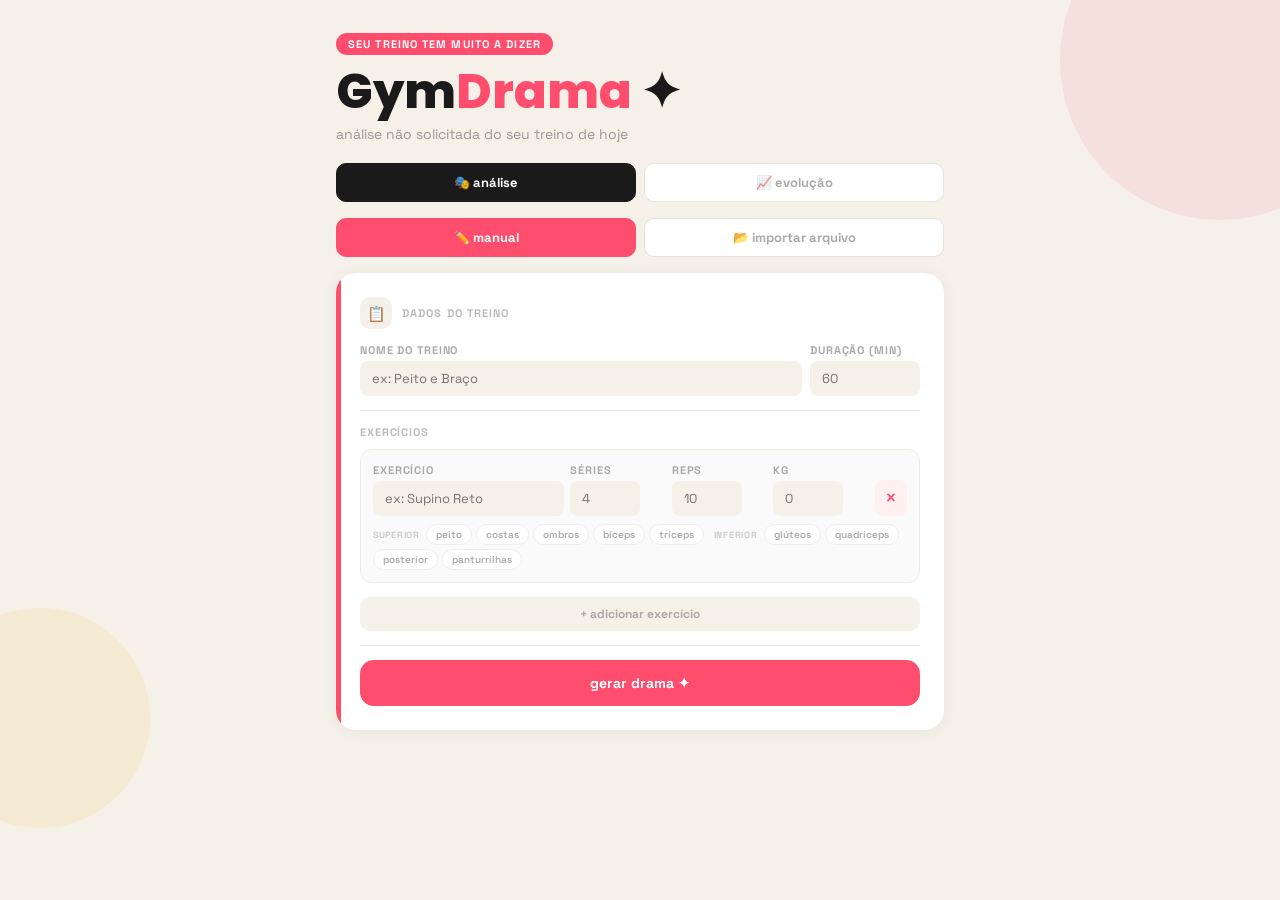
<file: index.html>
<!DOCTYPE html>
<html lang="pt-BR">
  <head>
    <meta charset="UTF-8" />
    <meta name="viewport" content="width=device-width, initial-scale=1.0" />
    <title>GymDrama</title>
    <link rel="stylesheet" href="style.css" />
    <link href="https://fonts.googleapis.com/css2?family=Poppins:wght@800;900&family=Space+Grotesk:wght@400;600;700&display=swap" rel="stylesheet" />
  </head>
  <body>

    <header>
      <div class="badge">seu treino tem muito a dizer</div>
      <h1>Gym<span>Drama</span> ✦</h1>
      <p class="subtitulo">análise não solicitada do seu treino de hoje</p>
    </header>

    <nav class="app-nav">
      <a href="index.html" class="nav-btn active">🎭 análise</a>
      <a href="evolucao.html" class="nav-btn">📈 evolução</a>
    </nav>

    <div class="entrada-tabs">
      <button class="tab-btn active" onclick="trocarTab('manual')">✏️ manual</button>
      <button class="tab-btn" onclick="trocarTab('csv')">📂 importar arquivo</button>
    </div>

    <!-- TAB MANUAL -->
    <section class="card" id="tab-manual">
      <div class="card-header">
        <div class="icone">📋</div>
        <span class="card-titulo">dados do treino</span>
      </div>
      <div class="form-row">
        <div class="form-field">
          <label class="form-label">nome do treino</label>
          <input type="text" id="input-nome" class="form-input" placeholder="ex: Peito e Braço" />
        </div>
        <div class="form-field" style="max-width: 110px">
          <label class="form-label">duração (min)</label>
          <input type="number" id="input-duracao" class="form-input" placeholder="60" />
        </div>
      </div>
      <hr class="form-divider" />
      <div class="form-section-label">exercícios</div>
      <div id="lista-exercicios"></div>
      <button class="btn-add-ex" onclick="adicionarExercicio()">+ adicionar exercício</button>
      <hr class="form-divider" />
      <button class="btn-gerar" onclick="gerarDramaManual()">gerar drama ✦</button>
    </section>

    <!-- TAB CSV -->
    <section class="card" id="tab-csv" style="display:none">
      <div class="card-header">
        <div class="icone">📂</div>
        <span class="card-titulo">importar arquivo</span>
      </div>
      <div class="upload-area" id="upload-area"
        ondragover="event.preventDefault(); this.classList.add('dragover')"
        ondragleave="this.classList.remove('dragover')"
        ondrop="handleDrop(event)"
        onclick="document.getElementById('input-csv').click()">
        <div class="upload-icon">📄</div>
        <div class="upload-texto">arrasta seu arquivo CSV aqui</div>
        <div class="upload-sub">ou clica para selecionar</div>
        <input type="file" id="input-csv" accept=".csv,.json" style="display:none" onchange="handleFileInput(event)" />
      </div>
      <div id="csv-status" class="csv-status" style="display:none"></div>
      <div id="csv-selector" style="display:none">
        <hr class="form-divider" />
        <div class="form-section-label">qual treino analisar?</div>
        <select id="select-treino" class="form-input"></select>
        <button class="btn-gerar" style="margin-top: 12px" onclick="gerarDramaCSV()">gerar drama ✦</button>
      </div>
    </section>

    <!-- RESULTADOS -->
    <section class="card result-card" id="resumo" style="display:none">
      <div class="card-header">
        <div class="icone">📋</div>
        <span class="card-titulo">resumo do treino</span>
      </div>
      <div id="resumo-conteudo"></div>
    </section>

    <section class="card result-card" id="drama" style="display:none">
      <div class="card-header">
        <div class="icone">🎭</div>
        <span class="card-titulo">drama do treino</span>
      </div>
      <p id="drama-texto" class="drama-texto"></p>
    </section>

    <section class="card result-card" id="personagem" style="display:none">
      <div class="card-header">
        <div class="icone">✨</div>
        <span class="card-titulo">personagem do dia</span>
      </div>
      <div id="personagem-conteudo"></div>
    </section>

    <section class="card result-card" id="equivalencias" style="display:none">
      <div class="card-header">
        <div class="icone">⚡</div>
        <span class="card-titulo">equivalências</span>
      </div>
      <ul id="equivalencias-lista"></ul>
    </section>

    <button id="btn-novo" style="display:none" onclick="resetar()" class="btn-outline">
      + analisar outro treino
    </button>

    <div id="btn-exportar-grupo" style="display:none; gap: 10px; margin-bottom: 2rem;">
      <button class="btn-exportar" onclick="exportarHistorico()">↓ baixar JSON</button>
      <button class="btn-exportar" onclick="exportarHistoricoCSV()">↓ baixar CSV</button>
    </div>

    <script src="storage.js"></script>
    <script src="data.js"></script>
    <script src="app.js"></script>
  </body>
</html>
</file>
<file: style.css>
/* === RESET === */
* { box-sizing: border-box; margin: 0; padding: 0; }

body {
  font-family: "Space Grotesk", sans-serif;
  background-color: #f5f0e8;
  color: #1a1a1a;
  padding: 2rem 1rem;
  max-width: 640px;
  margin: 0 auto;
  position: relative;
  overflow-x: hidden;
}

body::before {
  content: "";
  position: fixed;
  width: 320px; height: 320px;
  background: #ff4d6d18;
  border-radius: 50%;
  top: -100px; right: -100px;
  z-index: 0; pointer-events: none;
}

body::after {
  content: "";
  position: fixed;
  width: 220px; height: 220px;
  background: #f5c84222;
  border-radius: 50%;
  bottom: 8%; left: -70px;
  z-index: 0; pointer-events: none;
}

header, section, nav, .entrada-tabs,
#btn-novo, #btn-exportar-grupo,
#sem-dados, #com-dados { position: relative; z-index: 1; }

/* === CABEÇALHO === */
header { margin-bottom: 1.25rem; }

.badge {
  display: inline-block;
  font-size: 11px; font-weight: 700;
  letter-spacing: 0.1em; text-transform: uppercase;
  background: #ff4d6d; color: #fff;
  padding: 4px 12px; border-radius: 20px;
  margin-bottom: 12px;
}

h1 {
  font-family: "Poppins", sans-serif;
  font-size: 48px; font-weight: 800;
  color: #1a1a1a; line-height: 1.05;
}

h1 span { color: #ff4d6d; }
.subtitulo { font-size: 14px; color: #999; margin-top: 8px; }

/* === NAV === */
.app-nav { display: flex; gap: 8px; margin-bottom: 1rem; }

.nav-btn {
  flex: 1; padding: 10px;
  border-radius: 10px;
  font-size: 13px; font-weight: 700;
  text-align: center; text-decoration: none;
  border: 1.5px solid #e8e3da;
  color: #aaa; background: #fff;
  transition: all 0.15s;
}

.nav-btn.active { background: #1a1a1a; color: #fff; border-color: #1a1a1a; }
.nav-btn:hover:not(.active) { background: #f5f0e8; color: #1a1a1a; }

/* === TABS === */
.entrada-tabs { display: flex; gap: 8px; margin-bottom: 1rem; }

.tab-btn {
  flex: 1; padding: 10px;
  border-radius: 10px;
  font-family: "Space Grotesk", sans-serif;
  font-size: 13px; font-weight: 700;
  border: 1.5px solid #e8e3da;
  background: #fff; color: #aaa;
  cursor: pointer; transition: all 0.15s;
}

.tab-btn.active { background: #ff4d6d; color: #fff; border-color: #ff4d6d; }
.tab-btn:hover:not(.active) { background: #f5f0e8; color: #1a1a1a; }

/* === CARDS === */
.card {
  background: #fff;
  border-radius: 20px;
  padding: 1.5rem;
  margin-bottom: 1rem;
  box-shadow: 0 2px 16px rgba(0,0,0,0.05);
  position: relative;
  overflow: hidden;
}

.card::before {
  content: "";
  position: absolute;
  top: 0; left: 0;
  width: 5px; height: 100%;
  border-radius: 20px 0 0 20px;
}

#tab-manual.card::before,
#tab-csv.card::before,
#resumo.card::before,
#drama.card::before,
#stats-gerais.card::before    { background: #ff4d6d; }
#personagem.card::before      { background: #7b8cff; }
#equivalencias.card::before   { background: #00c897; }
#card-frequencia.card::before { background: #ff4d6d; }
#card-grupamento.card::before { background: #7b8cff; }
#card-carga.card::before      { background: #00c897; }
#card-recordes.card::before   { background: #f5c842; }

.empty-state { text-align: center; padding: 2.5rem 1.5rem; }

.card-header { display: flex; align-items: center; gap: 10px; margin-bottom: 14px; }

.icone {
  width: 32px; height: 32px;
  border-radius: 10px;
  background: #f5f0e8;
  display: flex; align-items: center; justify-content: center;
  font-size: 15px;
}

.card-titulo {
  font-size: 11px; font-weight: 700;
  text-transform: uppercase;
  letter-spacing: 0.1em; color: #bbb;
}

/* === RESUMO === */
.resumo-stats { display: flex; gap: 8px; margin-bottom: 16px; }

.stat {
  flex: 1; background: #f5f0e8;
  border-radius: 12px;
  padding: 12px 8px; text-align: center;
}

.stat-numero { font-size: 20px; font-weight: 700; color: #1a1a1a; }
.stat-label  { font-size: 11px; color: #aaa; margin-top: 2px; }

.exercicio-item {
  display: flex; justify-content: space-between; align-items: center;
  padding: 9px 0;
  border-bottom: 1px solid #f0ebe0;
  font-size: 14px;
}

.exercicio-item:last-child { border-bottom: none; }
.exercicio-nome   { color: #1a1a1a; font-weight: 500; }
.exercicio-detalhe { color: #aaa; font-size: 12px; }

.ex-grupo-badge {
  display: inline-block;
  font-size: 10px; font-weight: 600;
  background: #fff0f2; color: #ff4d6d;
  padding: 1px 7px; border-radius: 10px;
  margin-left: 6px; vertical-align: middle;
}

/* === DRAMA === */
.drama-texto { font-size: 15px; line-height: 1.8; color: #444; }
.drama-texto em { font-style: normal; color: #ff4d6d; font-weight: 700; }

/* === PERSONAGEM === */
.char-pill {
  display: inline-block;
  background: #eef0ff; color: #4a5aee;
  font-size: 14px; font-weight: 700;
  padding: 6px 18px; border-radius: 20px;
  margin-bottom: 12px;
}

.char-descricao { font-size: 14px; color: #666; line-height: 1.7; }

/* === EQUIVALÊNCIAS === */
.equivalencias-lista { list-style: none; display: flex; flex-direction: column; gap: 12px; }

.equiv-item {
  display: flex; align-items: flex-start;
  gap: 10px; font-size: 14px; color: #444; line-height: 1.6;
}

.equiv-dot {
  width: 8px; height: 8px;
  border-radius: 50%; background: #00c897;
  margin-top: 5px; flex-shrink: 0;
}

/* === UPLOAD === */
.upload-area {
  border: 2px dashed #e8e3da;
  border-radius: 14px;
  padding: 2rem; text-align: center;
  cursor: pointer; transition: all 0.15s;
  margin-bottom: 12px; background: #fafaf8;
}

.upload-area:hover, .upload-area.dragover { border-color: #ff4d6d; background: #fff8f9; }
.upload-icon  { font-size: 32px; margin-bottom: 8px; }
.upload-texto { font-size: 14px; font-weight: 600; color: #1a1a1a; margin-bottom: 4px; }
.upload-sub   { font-size: 12px; color: #aaa; }

.csv-status {
  padding: 10px 14px; border-radius: 10px;
  font-size: 13px; font-weight: 600; margin-top: 10px;
}

.csv-status.loading { background: #f5f0e8; color: #888; }
.csv-status.sucesso { background: #e8fff4; color: #00875a; }
.csv-status.erro    { background: #fff0f2; color: #cc2244; }

/* === FORMULÁRIO === */
.form-row   { display: flex; gap: 8px; margin-bottom: 10px; }
.form-field { flex: 1; }

.form-label {
  display: block;
  font-size: 11px; font-weight: 700;
  text-transform: uppercase;
  letter-spacing: 0.08em; color: #aaa;
  margin-bottom: 4px;
}

.form-input {
  width: 100%;
  background: #f5f0e8; border: none;
  border-radius: 8px;
  padding: 9px 12px;
  font-family: "Space Grotesk", sans-serif;
  font-size: 13px; color: #1a1a1a; outline: none;
}

.form-input:focus { box-shadow: 0 0 0 2px #ff4d6d44; }
.form-divider { border: none; border-top: 1px solid #f0ebe0; margin: 14px 0; }

.form-section-label {
  font-size: 11px; font-weight: 700;
  text-transform: uppercase;
  letter-spacing: 0.08em; color: #bbb; margin-bottom: 10px;
}

/* === EXERCÍCIO === */
.ex-box {
  background: #fafafa; border-radius: 12px;
  padding: 12px; margin-bottom: 10px;
  border: 1px solid #f0ebe0;
}

.ex-row {
  display: grid;
  grid-template-columns: 2fr 1fr 1fr 1fr 32px;
  gap: 6px; margin-bottom: 8px; align-items: end;
}

.ex-num { max-width: 70px; }

.btn-remover {
  width: 32px; height: 36px;
  background: #fff0f2; border: none;
  border-radius: 8px;
  color: #ff4d6d; font-size: 16px; font-weight: 700;
  cursor: pointer;
  display: flex; align-items: center; justify-content: center;
  margin-top: 18px; transition: background 0.15s;
}

.btn-remover:hover { background: #ffd6de; }

/* === TOGGLES MÚSCULO === */
.musculos-row { display: flex; flex-wrap: wrap; align-items: center; gap: 4px; }

.musculo-sep {
  font-size: 9px; font-weight: 700;
  text-transform: uppercase;
  letter-spacing: 0.08em; color: #ccc; margin-right: 2px;
}

.musculo-sep:not(:first-child) { margin-left: 6px; }

.musculo-tag {
  font-size: 10px; font-weight: 600;
  padding: 3px 9px; border-radius: 20px;
  border: 1px solid #eee;
  color: #aaa; background: #fff;
  cursor: pointer; transition: all 0.12s;
}

.musculo-tag:hover { border-color: #ffb3c0; color: #ff4d6d; }
.musculo-tag.selecionado { background: #fff0f2; border-color: #ff4d6d; color: #ff4d6d; }

/* === BOTÕES === */
.btn-add-ex {
  width: 100%; padding: 9px;
  background: #f5f0e8; border: none;
  border-radius: 10px;
  font-family: "Space Grotesk", sans-serif;
  font-size: 12px; font-weight: 700;
  color: #aaa; cursor: pointer; margin-top: 4px;
}

.btn-add-ex:hover { background: #ede8df; }

.btn-gerar {
  width: 100%; padding: 14px;
  background: #ff4d6d; color: #fff;
  border: none; border-radius: 14px;
  font-family: "Space Grotesk", sans-serif;
  font-size: 14px; font-weight: 700;
  cursor: pointer; transition: opacity 0.15s;
}

.btn-gerar:hover { opacity: 0.88; }

.btn-outline {
  width: 100%; padding: 13px;
  background: transparent;
  border: 2px solid #e8e3da;
  border-radius: 14px; color: #888;
  font-family: "Space Grotesk", sans-serif;
  font-size: 14px; font-weight: 700;
  cursor: pointer; margin-bottom: 1rem;
  display: block; text-align: center; text-decoration: none;
}

.btn-outline:hover { background: #f5f0e8; color: #1a1a1a; border-color: #ccc; }

.btn-exportar {
  flex: 1; padding: 12px;
  background: #1a1a1a; color: #fff;
  border: none; border-radius: 14px;
  font-family: "Space Grotesk", sans-serif;
  font-size: 13px; font-weight: 700;
  cursor: pointer; transition: opacity 0.15s;
}

.btn-exportar:hover { opacity: 0.8; }
</file>
